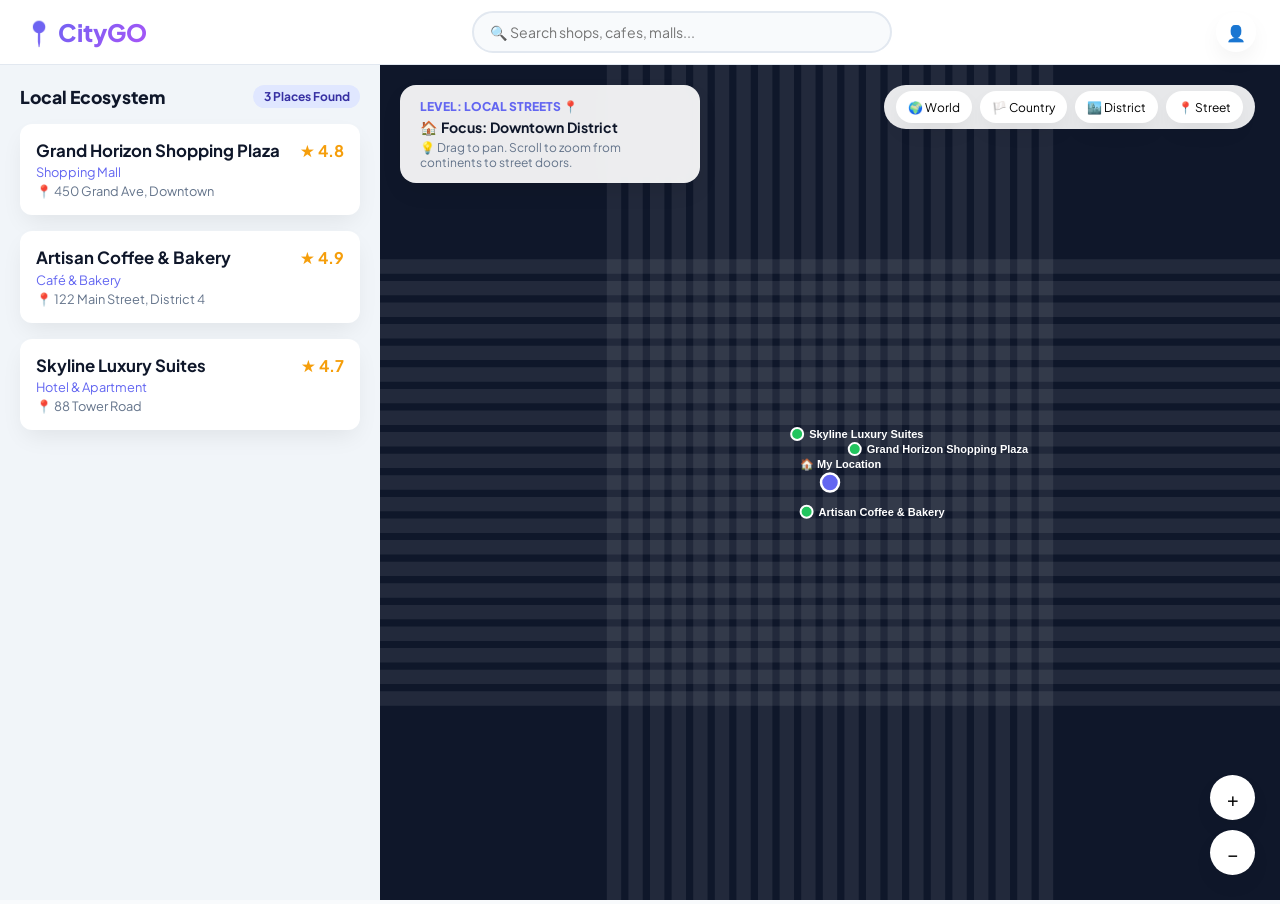
<file: CITYGO/Website.html>
<!DOCTYPE html>
<html lang="en">
<head>
    <meta charset="UTF-8">
    <meta name="viewport" content="width=device-width, initial-scale=1.0">
    <title>CityGO | Explore Local & Global Shops</title>

    <!-- Google Fonts -->
    <link href="https://fonts.googleapis.com/css2?family=Plus+Jakarta+Sans:wght@400;500;600;700;800&display=swap" rel="stylesheet">

    <style>
        /* MAIN CSS */
        :root {
            --primary: #6366f1;
            --primary-gradient: linear-gradient(135deg, #6366f1 0%, #a855f7 100%);
            --bg-dark: #0f172a;
            --bg-light: #f8fafc;
            --card-bg: #ffffff;
            --text-main: #0f172a;
            --text-muted: #64748b;
            --radius-lg: 20px;
            --radius-md: 12px;
            --radius-pill: 50px;
            --shadow-soft: 0 10px 25px -5px rgba(0, 0, 0, 0.08);
        }

        * {
            box-sizing: border-box;
            margin: 0;
            padding: 0;
            font-family: 'Plus Jakarta Sans', system-ui, sans-serif;
        }

        body {
            background-color: var(--bg-light);
            color: var(--text-main);
            overflow: hidden;
            height: 100vh;
            display: flex;
            flex-direction: column;
        }

        header {
            height: 65px;
            background: var(--card-bg);
            display: flex;
            justify-content: space-between;
            align-items: center;
            padding: 0 1.5rem;
            border-bottom: 1px solid #e2e8f0;
            z-index: 10;
        }

        .app-container {
            display: flex;
            height: calc(100vh - 65px);
            width: 100vw;
        }

        /* MAP CSS */
        .map-view {
            flex: 1;
            height: 100%;
            position: relative;
            background: var(--bg-dark);
        }

        #mapCanvas {
            width: 100%;
            height: 100%;
            cursor: grab;
        }

        #mapCanvas:active {
            cursor: grabbing;
        }

        .map-controls {
            position: absolute;
            bottom: 25px;
            right: 25px;
            display: flex;
            flex-direction: column;
            gap: 10px;
            z-index: 5;
        }

        .map-btn {
            width: 45px;
            height: 45px;
            background: white;
            border: none;
            border-radius: 50%;
            box-shadow: var(--shadow-soft);
            font-size: 1.2rem;
            cursor: pointer;
            transition: transform 0.2s ease;
        }

        .map-btn:hover {
            transform: scale(1.1);
        }

        .zoom-tier-bar {
            position: absolute;
            top: 20px;
            right: 25px;
            background: rgba(255, 255, 255, 0.9);
            backdrop-filter: blur(8px);
            padding: 6px 12px;
            border-radius: var(--radius-pill);
            display: flex;
            gap: 8px;
            z-index: 5;
        }

        /* COMPONENTS CSS */
        .shop-sidebar {
            width: 380px;
            background: #f1f5f9;
            padding: 1.25rem;
            overflow-y: auto;
        }

        .shop-card {
            background: var(--card-bg);
            border-radius: var(--radius-md);
            padding: 1rem;
            margin-bottom: 1rem;
            box-shadow: var(--shadow-soft);
            cursor: pointer;
            transition: transform 0.2s ease;
        }

        .shop-card:hover {
            transform: translateY(-3px);
        }

        .shop-detail-modal {
            position: absolute;
            top: 0;
            right: 0;
            width: 420px;
            height: 100%;
            background: white;
            box-shadow: -5px 0 25px rgba(0,0,0,0.15);
            z-index: 20;
            overflow-y: auto;
            padding: 1.5rem;
        }

        .gallery-container {
            display: flex;
            flex-direction: column;
            gap: 10px;
            margin-bottom: 1.5rem;
        }

        .main-reference-img {
            width: 100%;
            height: 200px;
            object-fit: cover;
            border-radius: var(--radius-md);
        }

        .top-images-grid {
            display: grid;
            grid-template-columns: repeat(4, 1fr);
            gap: 8px;
        }

        .top-images-grid img {
            width: 100%;
            height: 65px;
            object-fit: cover;
            border-radius: 8px;
            cursor: pointer;
        }

        .action-buttons-group {
            display: flex;
            gap: 10px;
            margin: 1rem 0;
        }

        .btn-action {
            flex: 1;
            padding: 0.75rem;
            border-radius: var(--radius-pill);
            border: none;
            font-weight: 700;
            cursor: pointer;
            display: flex;
            align-items: center;
            justify-content: center;
            gap: 6px;
        }

        .btn-call { background: #22c55e; color: white; }
        .btn-message { background: #3b82f6; color: white; }

        .close-panel {
            float: right;
            font-size: 0.82rem;
            font-weight: 700;
            background: #f1f5f9;
            padding: 0.3rem 0.75rem;
            border-radius: 50px;
            cursor: pointer;
        }
    </style>
</head>
<body>

    <header>
        <div style="display: flex; align-items: center; gap: 10px;">
            <h1 style="margin: 0; font-size: 1.5rem; font-weight: 800; background: linear-gradient(135deg, #6366f1 0%, #a855f7 100%); -webkit-background-clip: text; -webkit-text-fill-color: transparent;">📍 CityGO</h1>
        </div>

        <div style="flex: 1; max-width: 420px; margin: 0 1rem;">
            <input type="text" id="searchInput" placeholder="🔍 Search shops, cafes, malls..." style="width: 100%; padding: 0.6rem 1rem; border: 2px solid #e2e8f0; border-radius: 50px; outline: none; font-size: 0.88rem; background: #f8fafc;">
        </div>

        <div style="display: flex; align-items: center; gap: 12px;">
            <button class="map-btn" style="width: 40px; height: 40px; font-size: 1rem;" title="User Profile">👤</button>
        </div>
    </header>

    <div class="app-container">
        <aside class="shop-sidebar">
            <div style="display: flex; justify-content: space-between; align-items: center; margin-bottom: 1rem;">
                <h2 style="font-size: 1.1rem; font-weight: 800; margin: 0;">Local Ecosystem</h2>
                <span id="liveShopCount" style="background: #e0e7ff; color: #3730a3; font-size: 0.75rem; padding: 0.25rem 0.65rem; border-radius: 50px; font-weight: 700;">Loading...</span>
            </div>
            
            <div id="shopListContainer"></div>
        </aside>

        <main class="map-view">
            <div style="position: absolute; top: 20px; left: 20px; background: rgba(255, 255, 255, 0.92); backdrop-filter: blur(8px); padding: 0.85rem 1.25rem; border-radius: 16px; box-shadow: 0 10px 25px -5px rgba(0,0,0,0.1); z-index: 5; max-width: 300px;">
                <div id="mapLevelBadge" style="font-size: 0.75rem; font-weight: 800; color: #6366f1; text-transform: uppercase;">Level: Local Streets 📍</div>
                <div id="userHomePin" style="font-size: 0.88rem; font-weight: 700; margin-top: 4px; color: #0f172a;">🏠 Focus: Downtown District</div>
                <div style="font-size: 0.75rem; color: #64748b; margin-top: 4px;">💡 Drag to pan. Scroll to zoom from continents to street doors.</div>
            </div>

            <div class="zoom-tier-bar">
                <button class="map-btn" style="width: auto; padding: 4px 12px; border-radius: 50px; font-size: 0.75rem; height: 32px;" onclick="MapEngine.setZoomTier(5)">🌍 World</button>
                <button class="map-btn" style="width: auto; padding: 4px 12px; border-radius: 50px; font-size: 0.75rem; height: 32px;" onclick="MapEngine.setZoomTier(50)">🏳️ Country</button>
                <button class="map-btn" style="width: auto; padding: 4px 12px; border-radius: 50px; font-size: 0.75rem; height: 32px;" onclick="MapEngine.setZoomTier(300)">🏙️ District</button>
                <button class="map-btn" style="width: auto; padding: 4px 12px; border-radius: 50px; font-size: 0.75rem; height: 32px;" onclick="MapEngine.setZoomTier(1800)">📍 Street</button>
            </div>

            <canvas id="mapCanvas"></canvas>

            <div class="map-controls">
                <button class="map-btn" onclick="MapEngine.zoom(1.3)" title="Zoom In">+</button>
                <button class="map-btn" onclick="MapEngine.zoom(0.7)" title="Zoom Out">−</button>
            </div>

            <div id="shopDetailPanel" class="shop-detail-modal" style="display: none;"></div>
        </main>
    </div>

    <script>
        /* SHOPS ENGINE */
        const ShopsEngine = (function () {
            let shopDatabase = [
                {
                    id: "shop_101",
                    name: "Grand Horizon Shopping Plaza",
                    category: "Shopping Mall",
                    rating: 4.8,
                    reviewCount: 320,
                    phone: "+15550192834",
                    email: "contact@grandhorizon.com",
                    chatLink: "https://wa.me/15550192834",
                    address: "450 Grand Ave, Downtown",
                    coordinates: { lat: 34.0562, lng: -118.2382 },
                    mainImage: "https://images.unsplash.com/photo-1519567241046-7f570eee3ce6?auto=format&fit=crop&w=800&q=80",
                    galleryImages: [
                        "https://images.unsplash.com/photo-1567449303078-57ad995bd301?auto=format&fit=crop&w=300&q=80",
                        "https://images.unsplash.com/photo-1441986300917-64674bd600d8?auto=format&fit=crop&w=300&q=80",
                        "https://images.unsplash.com/photo-1555529669-e69e7aa0ba9a?auto=format&fit=crop&w=300&q=80",
                        "https://images.unsplash.com/photo-1472851294608-062f824d29cc?auto=format&fit=crop&w=300&q=80"
                    ],
                    reviews: [
                        { user: "Sarah L.", rating: 5, comment: "Amazing place! Tons of stores and great food court." },
                        { user: "David M.", rating: 4, comment: "Very spacious, parking is easy to find." }
                    ]
                },
                {
                    id: "shop_102",
                    name: "Artisan Coffee & Bakery",
                    category: "Café & Bakery",
                    rating: 4.9,
                    reviewCount: 185,
                    phone: "+15550183344",
                    email: "hello@artisancoffee.com",
                    chatLink: "https://wa.me/15550183344",
                    address: "122 Main Street, District 4",
                    coordinates: { lat: 34.0487, lng: -118.2489 },
                    mainImage: "https://images.unsplash.com/photo-1501339847302-ac426a4a7cbb?auto=format&fit=crop&w=800&q=80",
                    galleryImages: [
                        "https://images.unsplash.com/photo-1495474472287-4d71bcdd2085?auto=format&fit=crop&w=300&q=80",
                        "https://images.unsplash.com/photo-1509042239860-f550ce710b93?auto=format&fit=crop&w=300&q=80",
                        "https://images.unsplash.com/photo-1511920170033-f8396924c348?auto=format&fit=crop&w=300&q=80",
                        "https://images.unsplash.com/photo-1442512595331-e89e73853f31?auto=format&fit=crop&w=300&q=80"
                    ],
                    reviews: [
                        { user: "Emma W.", rating: 5, comment: "Best espresso and sourdough pastries in the city!" }
                    ]
                },
                {
                    id: "shop_103",
                    name: "Skyline Luxury Suites",
                    category: "Hotel & Apartment",
                    rating: 4.7,
                    reviewCount: 94,
                    phone: "+15550129988",
                    email: "stay@skylinesuites.com",
                    chatLink: "https://wa.me/15550129988",
                    address: "88 Tower Road",
                    coordinates: { lat: 34.0580, lng: -118.2510 },
                    mainImage: "https://images.unsplash.com/photo-1566073771259-6a8506099945?auto=format&fit=crop&w=800&q=80",
                    galleryImages: [
                        "https://images.unsplash.com/photo-1582719478250-c89cae4dc85b?auto=format&fit=crop&w=300&q=80",
                        "https://images.unsplash.com/photo-1590490360182-c33d57733427?auto=format&fit=crop&w=300&q=80",
                        "https://images.unsplash.com/photo-1578683010236-d716f9a3f461?auto=format&fit=crop&w=300&q=80",
                        "https://images.unsplash.com/photo-1560448204-e02f11c3d0e2?auto=format&fit=crop&w=300&q=80"
                    ],
                    reviews: [
                        { user: "Alex K.", rating: 5, comment: "Breathtaking views and top-tier service." }
                    ]
                }
            ];

            return {
                getAllShops: () => shopDatabase,
                getShopById: (id) => shopDatabase.find(shop => shop.id === id),
                filterShops: (query = "") => {
                    const q = query.toLowerCase().trim();
                    return shopDatabase.filter(shop => !q || shop.name.toLowerCase().includes(q) || shop.category.toLowerCase().includes(q));
                }
            };
        })();

        /* MAP ENGINE */
        const MapEngine = (function () {
            let canvas = null, ctx = null;
            let zoomScale = 1800;
            let centerLat = 34.0522, centerLon = -118.2437;
            let isDragging = false, dragStartMouse = { x: 0, y: 0 }, dragStartCenter = { lat: 0, lon: 0 };
            let hoveredShopId = null, currentShops = [];
            let activeUserLocation = { lat: 34.0522, lon: -118.2437, address: "Home" };

            function init() {
                canvas = document.getElementById("mapCanvas");
                if (!canvas) return;
                ctx = canvas.getContext("2d");
                resizeCanvas();

                window.addEventListener("resize", () => { resizeCanvas(); draw(); });
                canvas.addEventListener("mousedown", (e) => {
                    isDragging = true;
                    dragStartMouse = { x: e.clientX, y: e.clientY };
                    dragStartCenter = { lat: centerLat, lon: centerLon };
                });
                canvas.addEventListener("mousemove", (e) => {
                    const rect = canvas.getBoundingClientRect();
                    const mouseX = e.clientX - rect.left, mouseY = e.clientY - rect.top;

                    if (isDragging) {
                        const dx = e.clientX - dragStartMouse.x, dy = e.clientY - dragStartMouse.y;
                        centerLon = dragStartCenter.lon - (dx / (canvas.width * 0.0025 * zoomScale));
                        centerLat = dragStartCenter.lat + (dy / (canvas.height * 0.0025 * zoomScale));
                        draw();
                        return;
                    }

                    let foundHover = false;
                    for (const shop of currentShops) {
                        const pos = latLonToPixel(shop.coordinates.lat, shop.coordinates.lng);
                        if (Math.hypot(mouseX - pos.x, mouseY - pos.y) <= 12) {
                            hoveredShopId = shop.id;
                            foundHover = true;
                            canvas.style.cursor = "pointer";
                            break;
                        }
                    }
                    if (!foundHover) { hoveredShopId = null; canvas.style.cursor = "grab"; }
                    draw();
                });
                window.addEventListener("mouseup", () => { isDragging = false; });
                canvas.addEventListener("wheel", (e) => { e.preventDefault(); zoom(e.deltaY < 0 ? 1.2 : 0.83); }, { passive: false });
                canvas.addEventListener("click", () => {
                    if (hoveredShopId && typeof UI !== "undefined") UI.openShopDetails(hoveredShopId);
                });

                draw();
            }

            function resizeCanvas() {
                if (!canvas || !canvas.parentElement) return;
                canvas.width = canvas.parentElement.clientWidth;
                canvas.height = canvas.parentElement.clientHeight;
            }

            function latLonToPixel(lat, lon) {
                return {
                    x: (canvas.width / 2) + (lon - centerLon) * (canvas.width / 360) * zoomScale,
                    y: (canvas.height / 2) - (lat - centerLat) * (canvas.height / 180) * zoomScale
                };
            }

            function zoom(factor) {
                zoomScale = Math.min(Math.max(1, zoomScale * factor), 5000);
                draw();
            }

            function setZoomTier(targetScale) { zoomScale = targetScale; draw(); }

            function draw() {
                if (!ctx) return;
                ctx.fillStyle = "#0f172a";
                ctx.fillRect(0, 0, canvas.width, canvas.height);

                if (zoomScale >= 200) {
                    const userPos = latLonToPixel(activeUserLocation.lat, activeUserLocation.lon);
                    ctx.strokeStyle = "rgba(255, 255, 255, 0.08)";
                    ctx.lineWidth = Math.max(1.5, zoomScale * 0.008);

                    for (let i = -10; i <= 10; i++) {
                        const offset = i * (zoomScale * 0.012);
                        ctx.beginPath(); ctx.moveTo(0, userPos.y + offset); ctx.lineTo(canvas.width, userPos.y + offset); ctx.stroke();
                        ctx.beginPath(); ctx.moveTo(userPos.x + offset, 0); ctx.lineTo(userPos.x + offset, canvas.height); ctx.stroke();
                    }
                }

                currentShops.forEach((shop) => {
                    const pos = latLonToPixel(shop.coordinates.lat, shop.coordinates.lng);
                    const isHovered = shop.id === hoveredShopId;

                    ctx.fillStyle = isHovered ? "#a855f7" : "#22c55e";
                    ctx.beginPath(); ctx.arc(pos.x, pos.y, isHovered ? 8 : 6, 0, Math.PI * 2); ctx.fill();
                    ctx.strokeStyle = "#ffffff"; ctx.lineWidth = 2; ctx.stroke();

                    if (zoomScale >= 400 || isHovered) {
                        ctx.fillStyle = "#ffffff";
                        ctx.font = isHovered ? "bold 12px sans-serif" : "600 11px sans-serif";
                        ctx.fillText(shop.name, pos.x + 12, pos.y + 4);
                    }
                });

                const userPos = latLonToPixel(activeUserLocation.lat, activeUserLocation.lon);
                ctx.fillStyle = "#6366f1";
                ctx.beginPath(); ctx.arc(userPos.x, userPos.y, 9, 0, Math.PI * 2); ctx.fill();
                ctx.strokeStyle = "#ffffff"; ctx.lineWidth = 2.5; ctx.stroke();
                ctx.fillStyle = "#ffffff";
                ctx.font = "bold 11px sans-serif";
                ctx.fillText("🏠 My Location", userPos.x - 30, userPos.y - 15);
            }

            return {
                init,
                zoom,
                setZoomTier,
                setShops: (shops) => { currentShops = shops || []; draw(); },
                centerOn: (lat, lon, z = 1800) => { centerLat = lat; centerLon = lon; zoomScale = z; draw(); }
            };
        })();

        /* UI MODULE */
        const UI = (function () {
            function renderShopList(shops) {
                const container = document.getElementById("shopListContainer");
                if (!container) return;
                container.innerHTML = "";

                shops.forEach((shop) => {
                    const card = document.createElement("div");
                    card.className = "shop-card";
                    card.onclick = () => openShopDetails(shop.id);
                    card.innerHTML = `
                        <div style="display: flex; justify-content: space-between;">
                            <h3 style="margin:0; font-size: 1.05rem;">${shop.name}</h3>
                            <span style="color: #f59e0b; font-weight:700;">★ ${shop.rating}</span>
                        </div>
                        <div style="font-size:0.8rem; color:#6366f1; margin: 0.2rem 0;">${shop.category}</div>
                        <div style="font-size:0.8rem; color:#64748b;">📍 ${shop.address}</div>
                    `;
                    container.appendChild(card);
                });

                document.getElementById("liveShopCount").innerText = `${shops.length} Places Found`;
            }

            function openShopDetails(shopId) {
                const shop = ShopsEngine.getShopById(shopId);
                if (!shop) return;

                MapEngine.centerOn(shop.coordinates.lat, shop.coordinates.lng, 2200);

                const panel = document.getElementById("shopDetailPanel");
                panel.innerHTML = `
                    <span class="close-panel" onclick="UI.closeShopDetails()">✖ Close</span>
                    <h2 style="margin:0 0 0.2rem 0;">${shop.name}</h2>
                    <div style="color: #f59e0b; font-weight: 700; margin-bottom: 0.8rem;">★ ${shop.rating} (${shop.reviewCount} reviews) • ${shop.category}</div>

                    <div class="gallery-container">
                        <img src="${shop.mainImage}" alt="Main View" class="main-reference-img" id="featuredMainImg">
                        <div class="top-images-grid">
                            ${shop.galleryImages.map(img => `<img src="${img}" onclick="UI.swapMainImage('${img}')">`).join('')}
                        </div>
                    </div>

                    <div class="action-buttons-group">
                        <a href="tel:${shop.phone}" class="btn-action btn-call" style="text-decoration:none;">📞 Call Shop</a>
                        <a href="${shop.chatLink}" target="_blank" class="btn-action btn-message" style="text-decoration:none;">💬 Message</a>
                    </div>

                    <div style="margin-top: 1rem; font-size: 0.85rem; color: #475569;"><strong>Address:</strong> ${shop.address}</div>
                `;
                panel.style.display = "block";
            }

            return {
                renderShopList,
                openShopDetails,
                closeShopDetails: () => { document.getElementById("shopDetailPanel").style.display = "none"; },
                swapMainImage: (src) => { document.getElementById("featuredMainImg").src = src; }
            };
        })();

        /* INITIALIZATION */
        window.addEventListener("DOMContentLoaded", () => {
            MapEngine.init();
            const shops = ShopsEngine.getAllShops();
            UI.renderShopList(shops);
            MapEngine.setShops(shops);

            document.getElementById("searchInput").addEventListener("input", (e) => {
                const filtered = ShopsEngine.filterShops(e.target.value);
                UI.renderShopList(filtered);
                MapEngine.setShops(filtered);
            });
        });
    </script>
</body>
</html>
</file>
